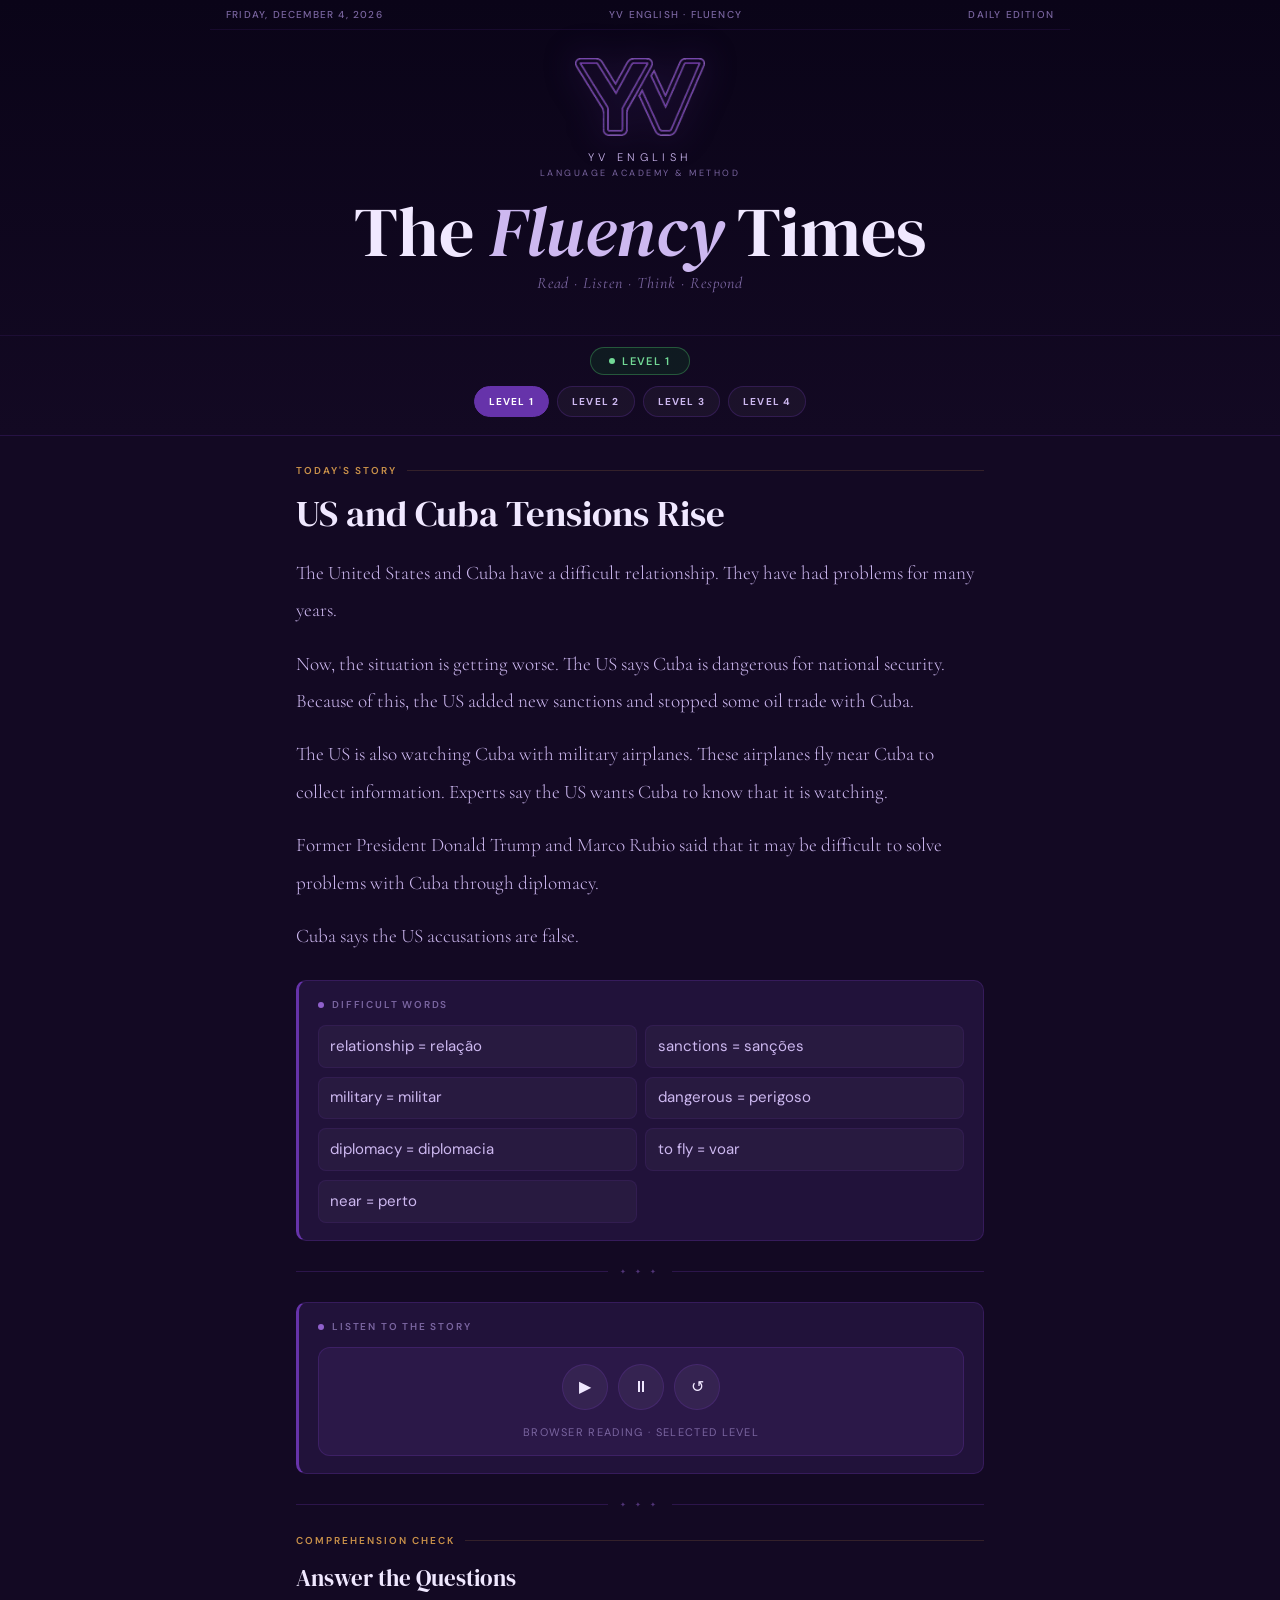
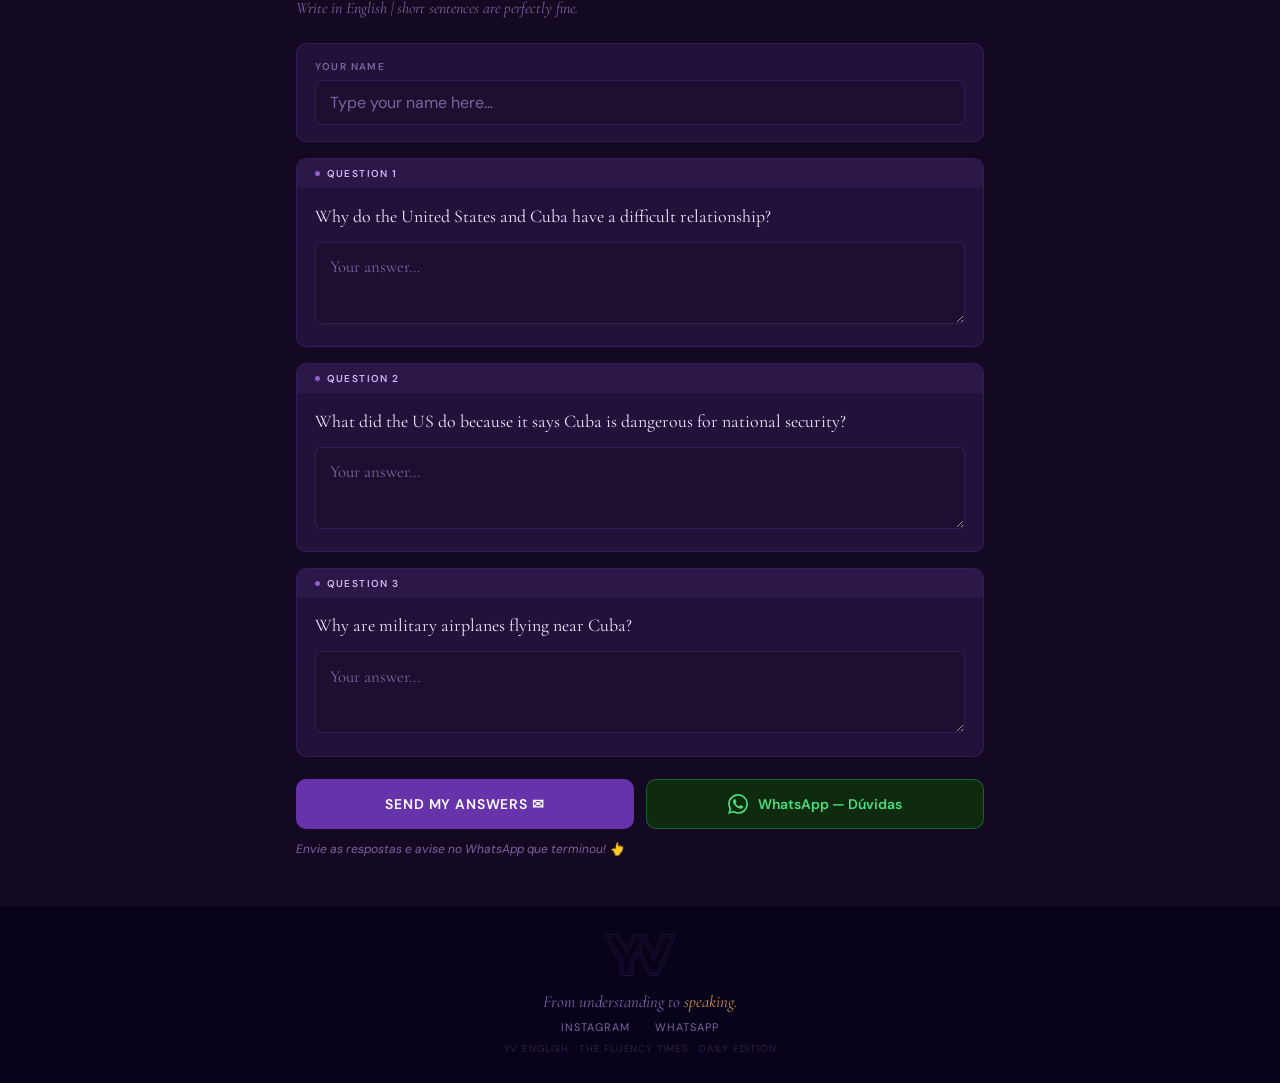
<file: the_fluency_times_levels_voice.html>
<!DOCTYPE html>
<html lang="en">
<head>
<meta charset="UTF-8">
<meta name="viewport" content="width=device-width,initial-scale=1,maximum-scale=1">
<title>The Fluency Times — YV English</title>
<link rel="preconnect" href="https://fonts.googleapis.com">
<link href="https://fonts.googleapis.com/css2?family=Cormorant+Garamond:ital,wght@0,300;0,400;1,300;1,400&family=DM+Sans:wght@300;400;500;600&family=DM+Serif+Display:ital@0;1&display=swap" rel="stylesheet">
<style>
*,*::before,*::after{box-sizing:border-box;margin:0;padding:0}
:root{--bg:#130923;--bg2:#1c0f30;--bgcard:#21123a;--bglight:#2b1848;--pur:#6633aa;--purlt:#9060cc;--purxl:#cdb8f0;--gold:#c9914a;--white:#f0e8ff;--muted:#7a65a0;--border:rgba(102,51,170,0.3);--borderl:rgba(102,51,170,0.15)}
body{background:var(--bg);color:var(--white);font-family:"DM Sans",sans-serif;min-height:100vh}
.mhead{background:linear-gradient(180deg,#0a0418 0%,var(--bg) 100%);border-bottom:1px solid var(--border);text-align:center}
.mbar{padding:8px 1rem;border-bottom:1px solid var(--borderl);display:flex;justify-content:space-between;align-items:center;font-size:10px;font-weight:500;letter-spacing:.12em;text-transform:uppercase;color:var(--muted);max-width:860px;margin:0 auto}
.mcore{padding:28px 1rem 22px;display:flex;flex-direction:column;align-items:center}
.yv-logo{width:130px;height:auto;margin-bottom:14px;filter:drop-shadow(0 0 16px rgba(102,51,170,0.6))}
.brand{font-size:11px;font-weight:300;letter-spacing:.4em;text-transform:uppercase;color:var(--purxl);margin-bottom:3px}
.brandsub{font-size:9px;letter-spacing:.28em;text-transform:uppercase;color:var(--muted);margin-bottom:18px}
.ptitle{font-family:"DM Serif Display",serif;font-size:clamp(2.2rem,8vw,4.4rem);font-weight:400;line-height:1;color:var(--white);margin-bottom:6px}
.ptitle em{font-style:italic;color:var(--purxl)}
.ptagline{font-family:"Cormorant Garamond",serif;font-style:italic;font-size:1rem;color:var(--muted);letter-spacing:.06em;margin-bottom:20px}
.mbot{padding:11px 1rem;border-top:1px solid var(--borderl);display:flex;justify-content:center}
.badge{display:inline-flex;align-items:center;gap:7px;padding:6px 18px;border-radius:100px;font-size:11px;font-weight:600;letter-spacing:.12em;text-transform:uppercase;border:1px solid}
.lv1{background:rgba(15,70,35,.3);border-color:rgba(70,180,100,.4);color:#72d996}
.lv2{background:rgba(102,51,170,.2);border-color:rgba(144,96,208,.4);color:var(--purxl)}
.lv3{background:rgba(150,50,20,.25);border-color:rgba(210,90,50,.4);color:#e88a60}
.dot{width:6px;height:6px;border-radius:50%;background:currentColor;flex-shrink:0}
.page{max-width:720px;margin:0 auto;padding:0 1rem}
.div{display:flex;align-items:center;gap:12px;padding:1.6rem 0}
.div::before,.div::after{content:"";flex:1;height:1px;background:var(--border)}
.div span{color:var(--purlt);font-size:.45rem;letter-spacing:.5em;opacity:.5}
.slabel{font-size:10px;font-weight:600;letter-spacing:.2em;text-transform:uppercase;color:var(--gold);margin-bottom:.9rem;display:flex;align-items:center;gap:10px}
.slabel::after{content:"";flex:1;height:1px;background:rgba(201,145,74,.18)}
.asec{padding:1.75rem 0 0}
.ahead{font-family:"DM Serif Display",serif;font-size:clamp(1.55rem,5vw,2.3rem);font-weight:400;line-height:1.2;color:var(--white);margin-bottom:1.2rem}
.abody{font-family:"Cormorant Garamond",serif;font-size:1.2rem;font-weight:300;line-height:1.95;color:var(--purxl)}
.abody p{margin-bottom:1rem}
.abody p:last-child{margin-bottom:0}
.abox{background:var(--bgcard);border:1px solid var(--border);border-left:3px solid var(--pur);border-radius:10px;padding:1.1rem 1.2rem}
.alabel{font-size:10px;font-weight:600;letter-spacing:.18em;text-transform:uppercase;color:var(--muted);margin-bottom:.85rem;display:flex;align-items:center;gap:8px}
.alabel::before{content:"";display:inline-block;width:6px;height:6px;border-radius:50%;background:var(--purlt)}
.abox iframe{width:100%;border:none;border-radius:5px;display:block}
.apholder{background:var(--bglight);border-radius:6px;padding:1.2rem;text-align:center;color:var(--muted);font-size:13px;line-height:1.8}
.apholder code{background:rgba(255,255,255,.07);padding:2px 7px;border-radius:3px;font-size:12px;color:var(--purxl)}
.qsec{padding:0 0 3rem}
.qhead{font-family:"DM Serif Display",serif;font-size:1.45rem;font-weight:400;color:var(--white);margin-bottom:4px}
.qsub{font-family:"Cormorant Garamond",serif;font-style:italic;font-size:1rem;color:var(--muted);margin-bottom:1.6rem}
.qform{display:flex;flex-direction:column;gap:1rem}
.nblock{background:var(--bgcard);border:1px solid var(--border);border-radius:10px;padding:1rem 1.1rem}
.nlabel{font-size:10px;font-weight:600;letter-spacing:.14em;text-transform:uppercase;color:var(--muted);margin-bottom:7px;display:block}
.ninput{width:100%;background:var(--bg2);border:1px solid var(--border);border-radius:6px;padding:11px 14px;font-family:"DM Sans",sans-serif;font-size:1rem;color:var(--white);transition:border-color .2s}
.ninput::placeholder{color:var(--muted)}
.ninput:focus{outline:none;border-color:var(--purlt)}
.qblock{background:var(--bgcard);border:1px solid var(--border);border-radius:10px;overflow:hidden;transition:border-color .2s}
.qblock:focus-within{border-color:var(--purlt)}
.qhdr{background:var(--bglight);padding:8px 1.1rem;font-size:10px;font-weight:600;letter-spacing:.14em;text-transform:uppercase;color:var(--purxl);display:flex;align-items:center;gap:7px}
.qhdr::before{content:"";width:5px;height:5px;border-radius:50%;background:var(--purlt);flex-shrink:0}
.qbody{padding:.9rem 1.1rem 1.1rem}
.qtxt{font-family:"Cormorant Garamond",serif;font-size:1.12rem;color:var(--white);margin-bottom:.75rem;line-height:1.5}
.atxt{width:100%;min-height:82px;background:var(--bg2);border:1px solid var(--border);border-radius:6px;padding:.7rem .9rem;font-family:"Cormorant Garamond",serif;font-size:1.05rem;color:var(--white);resize:vertical;transition:border-color .2s;line-height:1.6}
.atxt::placeholder{color:var(--muted)}
.atxt:focus{outline:none;border-color:var(--purlt);background:#140922}
.srow{display:flex;flex-direction:column;gap:.75rem;padding-top:.4rem}
.bsub{width:100%;background:var(--pur);color:#fff;border:none;padding:15px;border-radius:10px;font-family:"DM Sans",sans-serif;font-size:14px;font-weight:600;letter-spacing:.06em;text-transform:uppercase;cursor:pointer;transition:background .2s,transform .1s}
.bsub:hover{background:#55289a}
.bsub:active{transform:scale(.99)}
.bsub:disabled{background:var(--bglight);color:var(--muted);cursor:not-allowed}
.bwpp{display:flex;align-items:center;justify-content:center;gap:10px;width:100%;background:#0f2b0f;color:#4ade80;border:1px solid rgba(74,222,128,.28);padding:14px;border-radius:10px;font-family:"DM Sans",sans-serif;font-size:14px;font-weight:600;cursor:pointer;text-decoration:none;transition:background .2s}
.bwpp:hover{background:#142e14}
.wicon{width:20px;height:20px;flex-shrink:0}
.snote{font-size:12px;color:var(--muted);font-style:italic;text-align:center}
.succ{display:none;background:rgba(15,70,35,.22);border:1px solid rgba(74,222,128,.22);border-radius:10px;padding:1.2rem;color:#72d996;font-family:"Cormorant Garamond",serif;font-size:1.1rem;line-height:1.75}
footer{background:#08031a;border-top:1px solid var(--borderl);padding:1.75rem 1rem;text-align:center}
.flogo img{width:70px;height:auto;opacity:.25;margin-bottom:10px}
.ftagline{font-family:"Cormorant Garamond",serif;font-style:italic;font-size:1.05rem;color:var(--muted);margin-bottom:8px}
.ftagline span{color:var(--gold)}
.flinks{display:flex;justify-content:center;gap:1.5rem;margin-bottom:8px}
.flinks a{font-size:11px;letter-spacing:.1em;text-transform:uppercase;color:var(--muted);text-decoration:none}
.flinks a:hover{color:var(--purxl)}
.fcopy{font-size:10px;letter-spacing:.08em;color:#2e1f4a;text-transform:uppercase}
@media(min-width:560px){.srow{flex-direction:row;flex-wrap:wrap}.bsub,.bwpp{width:auto;flex:1}.snote{text-align:left;width:100%}}

.level-switch{display:flex;gap:8px;flex-wrap:wrap;justify-content:center;padding:0 1rem 14px}
.lbtn{background:rgba(255,255,255,.04);color:var(--purxl);border:1px solid var(--border);border-radius:999px;padding:8px 14px;font-family:"DM Sans",sans-serif;font-size:10px;font-weight:700;letter-spacing:.12em;text-transform:uppercase;cursor:pointer;transition:background .2s,border-color .2s,transform .1s}
.lbtn:hover{background:rgba(144,96,208,.12);border-color:var(--purlt)}
.lbtn.active{background:var(--pur);border-color:var(--pur);color:#fff}
.lbtn:active{transform:scale(.98)}
.player{display:flex;align-items:center;justify-content:center;gap:10px;flex-wrap:wrap;background:var(--bglight);border:1px solid var(--border);border-radius:12px;padding:1rem}
.pbtn{width:46px;height:46px;border-radius:50%;border:1px solid var(--border);background:rgba(255,255,255,.05);color:var(--white);font-size:16px;cursor:pointer;display:flex;align-items:center;justify-content:center;transition:background .2s,border-color .2s,transform .1s}
.pbtn:hover{background:rgba(144,96,208,.14);border-color:var(--purlt)}
.pbtn:active{transform:scale(.96)}
.pmeta{width:100%;text-align:center;font-size:11px;letter-spacing:.12em;text-transform:uppercase;color:var(--muted);margin-top:.3rem}
.words{margin-top:1.5rem}
.wlist{display:grid;gap:.55rem;font-family:"DM Sans",sans-serif;font-size:.94rem;color:var(--purxl);line-height:1.55}
.wlist span{display:block;background:rgba(255,255,255,.035);border:1px solid var(--borderl);border-radius:8px;padding:.55rem .7rem}
@media(min-width:560px){.level-switch{padding-bottom:18px}.wlist{grid-template-columns:1fr 1fr}}

</style>
<meta name="description" content="The Fluency Times is a daily newsletter by YV English, designed to help you achieve English fluency through engaging stories, practical tips, and curated resources.">
<meta name="keywords" content="English fluency, language learning, YV English, daily newsletter, language tips, curated resources">
<link rel="icon" type="image/png" href="logo-yv.png">
<link rel="apple-touch-icon" href="logo-yv.png">
</head>
<body>
<header class="mhead">
  <div class="mbar">
    <span id="ddate">—</span>
    <span>YV English · Fluency</span>
    <span>Daily Edition</span>
  </div>
  <div class="mcore">
    <img class="yv-logo" src="[data-uri]" alt="YV English">
    <p class="brand">YV English</p>
    <p class="brandsub">Language Academy &amp; Method</p>
    <h1 class="ptitle">The <em>Fluency</em> Times</h1>
    <p class="ptagline">Read · Listen · Think · Respond</p>
  </div>
  <div class="mbot">
    <span class="badge lv2" id="lvbadge"><span class="dot"></span><span id="lvtxt">Level 1</span></span>
  </div>
  <div class="level-switch" aria-label="Choose reading level">
    <button class="lbtn active" type="button" data-level="1">Level 1</button>
    <button class="lbtn" type="button" data-level="2">Level 2</button>
    <button class="lbtn" type="button" data-level="3">Level 3</button>
    <button class="lbtn" type="button" data-level="4">Level 4</button>
  </div>
</header>
<main class="page">
  <section class="asec">
    <p class="slabel">Today's Story</p>
    <h2 class="ahead" id="ahead">US and Cuba Tensions Rise</h2>
    <div class="abody" id="abody"></div>
    <div class="abox words">
      <p class="alabel">Difficult Words</p>
      <div class="wlist" id="words"></div>
    </div>
  </section>
  <div class="div"><span>✦ ✦ ✦</span></div>
  <section>
    <div class="abox">
      <p class="alabel">Listen to the Story</p>
      <div id="audio-embed">
        <div class="player" aria-label="Browser audio controls">
          <button class="pbtn" type="button" id="playBtn" title="Play">▶</button>
          <button class="pbtn" type="button" id="pauseBtn" title="Pause">⏸</button>
          <button class="pbtn" type="button" id="restartBtn" title="Restart">↺</button>
          <div class="pmeta" id="voiceStatus">Browser reading · selected level</div>
        </div>
      </div>
    </div>
  </section>
  <div class="div"><span>✦ ✦ ✦</span></div>
  <section class="qsec">
    <p class="slabel">Comprehension Check</p>
    <h3 class="qhead">Answer the Questions</h3>
    <p class="qsub">Write in English | short sentences are perfectly fine.</p>
    <form class="qform" id="qform" action="https://api.web3forms.com/submit" method="POST">
      <input type="hidden" name="access_key" value="bb848a85-e477-42c4-b5b5-61358dc488f5">
      <input type="hidden" name="subject" id="fsubj" value="The Fluency Times — Student Answers">
      <input type="hidden" name="level" id="flevel" value="Level 1">
      <input type="hidden" name="redirect" value="false">
      <div class="nblock">
        <label class="nlabel" for="sname">Your Name</label>
        <input class="ninput" type="text" id="sname" name="name" placeholder="Type your name here…" required>
      </div>
      <div class="qblock">
        <div class="qhdr">Question 1</div>
        <div class="qbody">
          <p class="qtxt" id="q1">Where is this happening?</p>
          <textarea class="atxt" name="question_1" placeholder="Your answer…" required></textarea>
        </div>
      </div>
      <div class="qblock">
        <div class="qhdr">Question 2</div>
        <div class="qbody">
          <p class="qtxt" id="q2">What is the text about?</p>
          <textarea class="atxt" name="question_2" placeholder="Your answer…" required></textarea>
        </div>
      </div>
      <div class="qblock">
        <div class="qhdr">Question 3</div>
        <div class="qbody">
          <p class="qtxt" id="q3">What do you think about the situation?</p>
        
          <textarea class="atxt" name="message" placeholder="Your answer…" required></textarea>
        </div>
      </div>
      <div class="srow">
        <button type="submit" class="bsub" id="sbtn">Send My Answers ✉</button>
        <a class="bwpp" href="https://wa.me/5521965126480?text=Oi!%20Terminei%20as%20perguntas%20do%20Fluency%20Times%20de%20hoje!%20%F0%9F%93%9D" target="_blank" rel="noopener">
          <svg class="wicon" viewBox="0 0 24 24" fill="currentColor"><path d="M17.472 14.382c-.297-.149-1.758-.867-2.03-.967-.273-.099-.471-.148-.67.15-.197.297-.767.966-.94 1.164-.173.199-.347.223-.644.075-.297-.15-1.255-.463-2.39-1.475-.883-.788-1.48-1.761-1.653-2.059-.173-.297-.018-.458.13-.606.134-.133.298-.347.446-.52.149-.174.198-.298.298-.497.099-.198.05-.371-.025-.52-.075-.149-.669-1.612-.916-2.207-.242-.579-.487-.5-.669-.51-.173-.008-.371-.01-.57-.01-.198 0-.52.074-.792.372-.272.297-1.04 1.016-1.04 2.479 0 1.462 1.065 2.875 1.213 3.074.149.198 2.096 3.2 5.077 4.487.709.306 1.262.489 1.694.625.712.227 1.36.195 1.871.118.571-.085 1.758-.719 2.006-1.413.248-.694.248-1.289.173-1.413-.074-.124-.272-.198-.57-.347m-5.421 7.403h-.004a9.87 9.87 0 01-5.031-1.378l-.361-.214-3.741.982.998-3.648-.235-.374a9.86 9.86 0 01-1.51-5.26c.001-5.45 4.436-9.884 9.888-9.884 2.64 0 5.122 1.03 6.988 2.898a9.825 9.825 0 012.893 6.994c-.003 5.45-4.437 9.884-9.885 9.884m8.413-18.297A11.815 11.815 0 0012.05 0C5.495 0 .16 5.335.157 11.892c0 2.096.547 4.142 1.588 5.945L.057 24l6.305-1.654a11.882 11.882 0 005.683 1.448h.005c6.554 0 11.89-5.335 11.893-11.893a11.821 11.821 0 00-3.48-8.413z"/></svg>
          WhatsApp — Dúvidas
        </a>
        <span class="snote">Envie as respostas e avise no WhatsApp que terminou! 👆</span>
      </div>
      <div class="succ" id="smsg"><strong>Well done! 🎉</strong> Your answers were sent successfully.<br>Agora avise no WhatsApp que você terminou — keep it up!</div>
    </form>
  </section>
</main>
<footer>
  <div class="flogo"><img src="[data-uri]" alt="YV English"></div>
  <p class="ftagline">From understanding to <span>speaking.</span></p>
  <div class="flinks">
    <a href="https://www.instagram.com/yvenglish/" target="_blank" rel="noopener">Instagram</a>
    <a href="https://wa.me/5521965126480" target="_blank" rel="noopener">WhatsApp</a>
  </div>
  <p class="fcopy">YV English · The Fluency Times · Daily Edition</p>
</footer>

<script>
const stories={
  1:{
    badge:"lv1",
    title:"US and Cuba Tensions Rise",
    text:[
      "The United States and Cuba have a difficult relationship. They have had problems for many years.",
      "Now, the situation is getting worse. The US says Cuba is dangerous for national security. Because of this, the US added new sanctions and stopped some oil trade with Cuba.",
      "The US is also watching Cuba with military airplanes. These airplanes fly near Cuba to collect information. Experts say the US wants Cuba to know that it is watching.",
      "Former President Donald Trump and Marco Rubio said that it may be difficult to solve problems with Cuba through diplomacy.",
      "Cuba says the US accusations are false."
    ],
    words:["relationship = relação","sanctions = sanções","military = militar","dangerous = perigoso","diplomacy = diplomacia","to fly = voar","near = perto"],
    questions:[
      "Why do the United States and Cuba have a difficult relationship?",
      "What did the US do because it says Cuba is dangerous for national security?",
      "Why are military airplanes flying near Cuba?"
    ]
  },
  2:{
    badge:"lv2",
    title:"US Pressure on Cuba Increases",
    text:[
      "The relationship between the United States and Cuba has become worse in recent weeks. The two countries have had political problems for decades, but tensions are now increasing again.",
      "The US government says Cuba is a threat to national security. Because of this, Washington has placed new sanctions and economic pressure on the island.",
      "The US military has also been flying surveillance planes near Cuba. Experts say these flights send a message to the Cuban government: the US is watching closely.",
      "Donald Trump and Marco Rubio suggested that diplomacy may not improve relations between the two countries.",
      "Cuba denies the accusations and says the US is using false claims to justify more pressure."
    ],
    words:["tension = tensão","surveillance = vigilância","pressure = pressão","threat = ameaça","deny = negar","closely = de perto","claims = alegações"],
    questions:[
      "Why are tensions between the US and Cuba increasing?",
      "What message may the surveillance planes be sending?",
      "Do you think diplomacy can solve this problem? Why or why not?"
    ]
  },
  3:{
    badge:"lv3",
    title:"US-Cuba Relations Deteriorate",
    text:[
      "Relations between the United States and Cuba are deteriorating rapidly after new political and military tensions emerged between the two countries.",
      "The US government has accused Cuba of posing a national security threat and has responded with stronger sanctions, an oil blockade, and more political pressure.",
      "At the same time, the US military has been conducting surveillance flights near Cuban territory. Analysts believe the decision to show these aircraft publicly is intentional and designed to pressure Cuba.",
      "Donald Trump and Marco Rubio suggested that diplomatic solutions may not work, increasing fears of further conflict.",
      "Cuba rejects the accusations and claims the United States is using a fraudulent case to justify possible military intervention."
    ],
    words:["deteriorating = piorando","blockade = bloqueio","aircraft = aeronave","intentional = intencional","intervention = intervenção","reject = rejeitar","further = maior / adicional"],
    questions:[
      "What actions has the US taken against Cuba?",
      "Why might the US make surveillance flights visible to the public?",
      "In your opinion, is military pressure ever justified? Explain your answer."
    ]
  },
  4:{
    badge:"lv3",
    title:"Escalating US-Cuba Tensions Raise Concerns",
    text:[
      "US-Cuba relations, already historically fragile, have sharply deteriorated amid escalating economic, political, and military tensions.",
      "Washington has intensified pressure on Havana by imposing additional sanctions, restricting oil trade, and accusing Cuba of posing a national security threat.",
      "The US military has also increased surveillance operations near Cuban airspace. Analysts suggest that keeping flight transponders publicly visible may be a deliberate geopolitical signal, designed to demonstrate Washington’s monitoring capabilities.",
      "Trump and Rubio indicated that diplomatic negotiations may be unlikely to improve bilateral relations, which has reinforced concerns about further escalation.",
      "Cuba firmly denies the allegations and argues that the United States is fabricating accusations to legitimize possible military intervention and deepen economic isolation."
    ],
    words:["escalating = aumentando","geopolitical = geopolítico","bilateral relations = relações bilaterais","allegations = acusações","legitimize = legitimar","isolation = isolamento","monitoring capabilities = capacidade de monitoramento"],
    questions:[
      "How does the text describe the current state of US-Cuba relations?",
      "What geopolitical message might the US be sending through visible surveillance flights?",
      "Do you think economic sanctions are an effective political tool? Why or why not?"
    ]
  }
};

let currentLevel=1;
let utterance=null;
let paused=false;

function articlePlainText(){
  const story=stories[currentLevel];
  return story.title+". "+story.text.join(" ");
}

function stopSpeech(){
  window.speechSynthesis.cancel();
  utterance=null;
  paused=false;
  document.getElementById("voiceStatus").textContent="Browser reading · selected level";
}

function renderLevel(level){
  currentLevel=Number(level);
  const story=stories[currentLevel];

  document.getElementById("ahead").textContent=story.title;
  document.getElementById("abody").innerHTML=story.text.map(p=>`<p>${p}</p>`).join("");
  document.getElementById("words").innerHTML=story.words.map(w=>`<span>${w}</span>`).join("");

  const badge=document.getElementById("lvbadge");
  badge.className="badge "+story.badge;
  document.getElementById("lvtxt").textContent="Level "+currentLevel;
  document.getElementById("flevel").value="Level "+currentLevel;
  document.getElementById("fsubj").value="The Fluency Times — Level "+currentLevel+" — "+story.title;

  story.questions.forEach((q,i)=>{
    const el=document.getElementById("q"+(i+1));
    if(el) el.textContent=q;
  });

  document.querySelectorAll(".lbtn").forEach(btn=>{
    btn.classList.toggle("active",Number(btn.dataset.level)===currentLevel);
  });

  stopSpeech();
}

function speakStory(){
  if(paused){
    window.speechSynthesis.resume();
    paused=false;
    document.getElementById("voiceStatus").textContent="Reading…";
    return;
  }

  stopSpeech();
  utterance=new SpeechSynthesisUtterance(articlePlainText());
  utterance.lang="en-US";
  utterance.rate=0.88;
  utterance.pitch=1;
  utterance.onend=()=>document.getElementById("voiceStatus").textContent="Finished · click restart to listen again";
  window.speechSynthesis.speak(utterance);
  document.getElementById("voiceStatus").textContent="Reading…";
}

function pauseStory(){
  if(window.speechSynthesis.speaking){
    window.speechSynthesis.pause();
    paused=true;
    document.getElementById("voiceStatus").textContent="Paused";
  }
}

function restartStory(){
  stopSpeech();
  speakStory();
}

const d=new Date();
document.getElementById("ddate").textContent=d.toLocaleDateString("en-US",{weekday:"long",year:"numeric",month:"long",day:"numeric"});

document.querySelectorAll(".lbtn").forEach(btn=>{
  btn.addEventListener("click",()=>renderLevel(btn.dataset.level));
});

document.getElementById("playBtn").addEventListener("click",speakStory);
document.getElementById("pauseBtn").addEventListener("click",pauseStory);
document.getElementById("restartBtn").addEventListener("click",restartStory);

renderLevel(1);

document.getElementById("qform").addEventListener("submit",async function(e){
  e.preventDefault();
  stopSpeech();
  const btn=document.getElementById("sbtn");
  btn.disabled=true;btn.textContent="Sending…";
  try{
    const r=await fetch("https://api.web3forms.com/submit",{method:"POST",body:new FormData(this)});
    const data=await r.json();
    if(data.success){
      document.getElementById("smsg").style.display="block";
      btn.style.display="none";
      document.getElementById("smsg").scrollIntoView({behavior:"smooth",block:"center"});
    }else{btn.disabled=false;btn.textContent="Send My Answers ✉";alert("Something went wrong.");}
  }catch{btn.disabled=false;btn.textContent="Send My Answers ✉";alert("Connection error.");}
});
</script>

</body>
</html>
</file>
